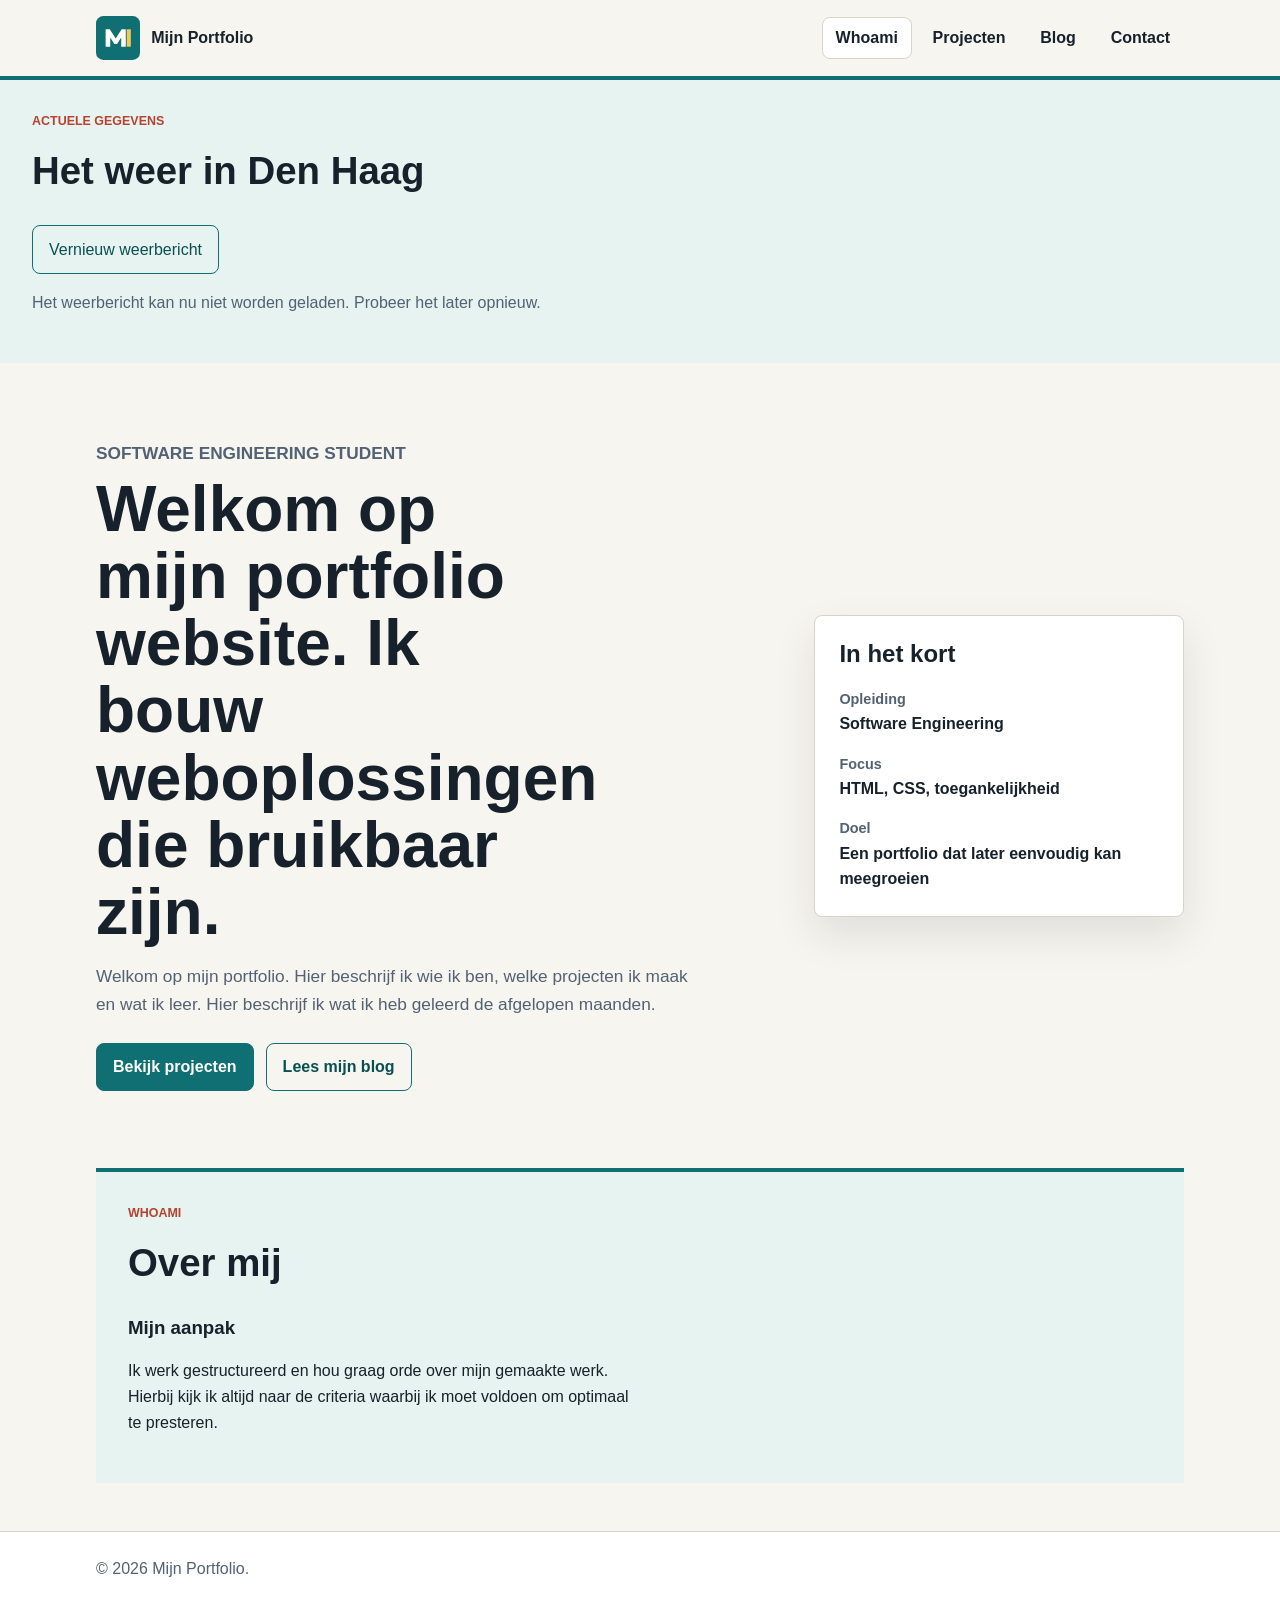
<file: index.html>
<!doctype html>
<html lang="nl">
  <head>
    <script src="assets/js/weerbericht.js" defer></script>
    <meta charset="utf-8">
    <meta name="viewport" content="width=device-width, initial-scale=1">
    <meta
      name="description"
      content="Persoonlijke portfoliosite met profiel, projecten en blogoverzicht."
    >
    <title>Whoami | Portfolio</title>
    <link rel="stylesheet" href="assets/css/styles.css">
  </head>
  <body>
    <header class="site-header">
      <a class="brand" href="index.html" aria-label="Naar de whoami-pagina">
        <img src="assets/img/portfolio-mark.svg" alt="Portfolio monogram" width="44" height="44">
        <span>Mijn Portfolio</span>
      </a>

      <nav class="site-nav" aria-label="Hoofdnavigatie">
        <ul>
          <li><a href="index.html" aria-current="page">Whoami</a></li>
          <li><a href="projecten.html">Projecten</a></li>
          <li><a href="blog.html">Blog</a></li>
          <li><a href="contact.html">Contact</a></li>
        </ul>
      </nav>
    </header>

    <section class="content-band" aria-labelledby="weather-title">
  <div class="section-heading">
    <p class="eyebrow">Actuele gegevens</p>
    <h2 id="weather-title">Het weer in Den Haag</h2>
  </div>

  <button id="refresh-weather" class="button secondary" type="button">
    Vernieuw weerbericht
  </button>

  <p id="weather-status" role="status" aria-live="polite">
    Weerbericht wordt geladen.
  </p>

  <div id="weather-result"></div>
</section>

    <main>
      <section class="intro-section" aria-labelledby="intro-title">
        <div class="intro-copy">
          <p class="eyebrow">Software engineering student</p>
          <h1 id="intro-title">Welkom op mijn portfolio website. Ik bouw weboplossingen die bruikbaar zijn.</h1>
          <p>
            Welkom op mijn portfolio. Hier beschrijf ik wie ik ben, welke projecten ik maak en wat ik leer.
            Hier beschrijf ik wat ik heb geleerd de afgelopen maanden.
          </p>
          <div class="intro-actions" aria-label="Belangrijke links">
            <a class="button primary" href="projecten.html">Bekijk projecten</a>
            <a class="button secondary" href="blog.html">Lees mijn blog</a>
          </div>
        </div>

        <aside class="profile-panel" aria-label="Korte profielgegevens">
          <h2>In het kort</h2>
          <dl>
            <div>
              <dt>Opleiding</dt>
              <dd>Software Engineering</dd>
            </div>
            <div>
              <dt>Focus</dt>
              <dd>HTML, CSS, toegankelijkheid</dd>
            </div>
            <div>
              <dt>Doel</dt>
              <dd>Een portfolio dat later eenvoudig kan meegroeien</dd>
            </div>
          </dl>
        </aside>
      </section>

      <section class="content-band" aria-labelledby="about-title">
        <div class="section-heading">
          <p class="eyebrow">Whoami</p>
          <h2 id="about-title">Over mij</h2>
        </div>
        <div class="two-column">
          <article>
            <h3>Mijn aanpak</h3>
            <p>
              Ik werk gestructureerd en hou graag orde over mijn gemaakte werk. Hierbij kijk ik altijd naar de criteria waarbij ik moet voldoen om optimaal te presteren.
            </p>
          </article>
        </div>
      </section>
    </main>

    <footer class="site-footer">
      <p>&copy; 2026 Mijn Portfolio.</p>
    </footer>
  </body>
</html>
</file>
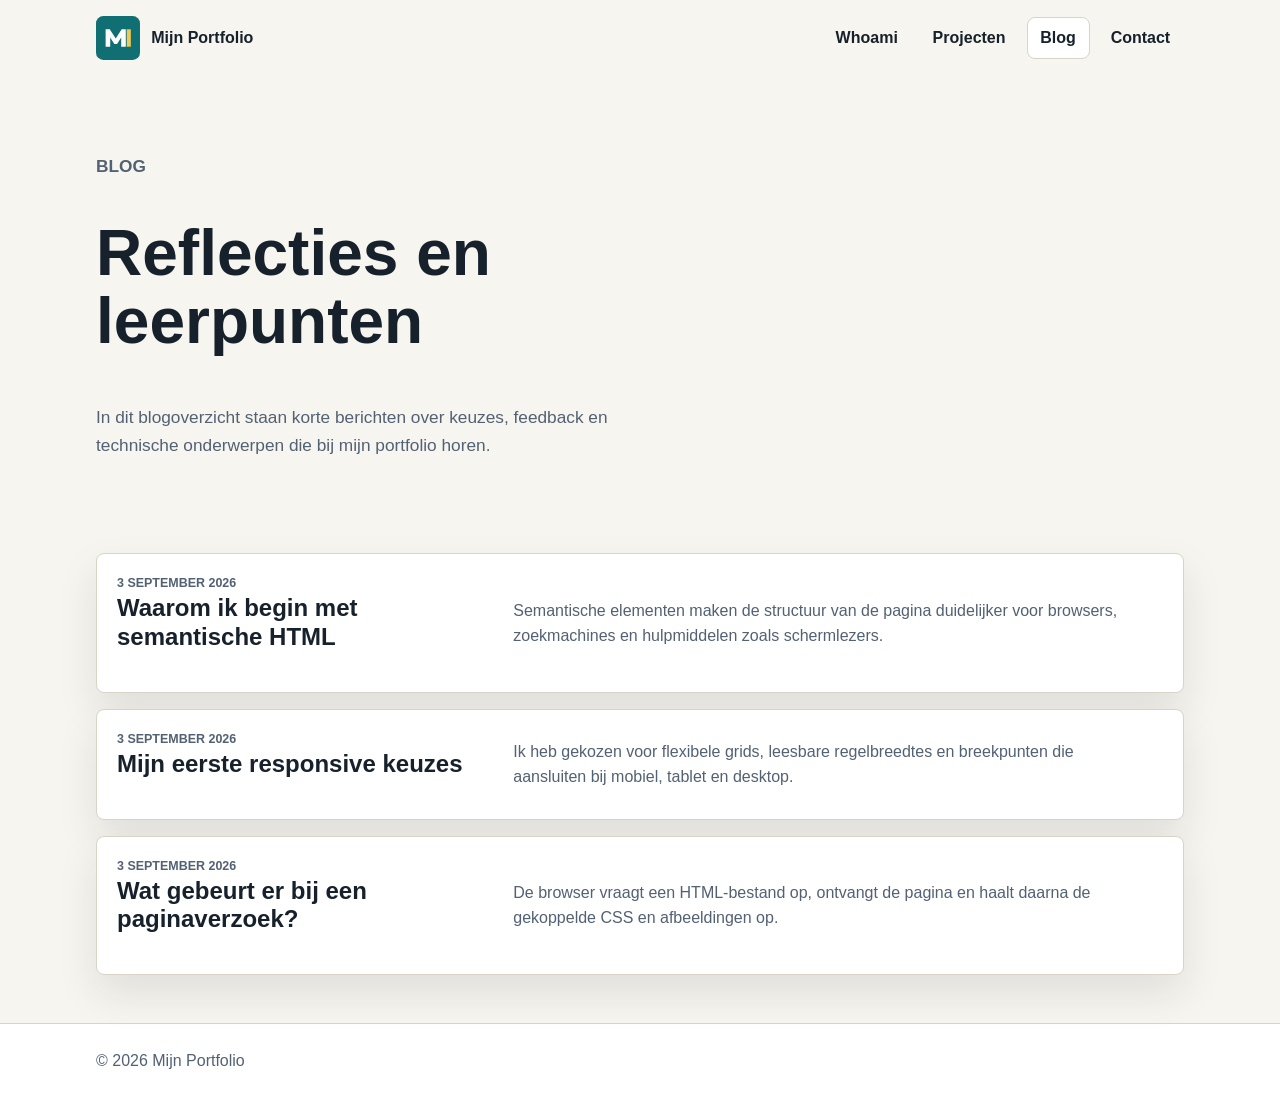
<file: blog.html>
<!doctype html>
<html lang="nl">
  <head>
    <meta charset="utf-8">
    <meta name="viewport" content="width=device-width, initial-scale=1">
    <meta
      name="description"
      content="Blogoverzicht met reflecties over webontwikkeling en portfolio-opbouw."
    >
    <title>Blog | Portfolio</title>
    <link rel="stylesheet" href="assets/css/styles.css">
  </head>
  <body>
    <header class="site-header">
      <a class="brand" href="index.html" aria-label="Naar de whoami-pagina">
        <img src="assets/img/portfolio-mark.svg" alt="Portfolio monogram" width="44" height="44">
        <span>Mijn Portfolio</span>
      </a>

      <nav class="site-nav" aria-label="Hoofdnavigatie">
        <ul>
          <li><a href="index.html">Whoami</a></li>
          <li><a href="projecten.html">Projecten</a></li>
          <li><a href="blog.html" aria-current="page">Blog</a></li>
          <li><a href="contact.html">Contact</a></li>
        </ul>
      </nav>
    </header>

    <main>
      <section class="page-heading" aria-labelledby="blog-title">
        <p class="eyebrow">Blog</p>
        <h1 id="blog-title">Reflecties en leerpunten</h1>
        <p>
          In dit blogoverzicht staan korte berichten over keuzes, feedback en
          technische onderwerpen die bij mijn portfolio horen.
        </p>
      </section>

      <section class="post-list" aria-label="Blogposts">
        <article class="post-preview">
          <div>
            <p class="post-date">3 september 2026</p>
            <h2>Waarom ik begin met semantische HTML</h2>
          </div>
          <p>
            Semantische elementen maken de structuur van de pagina duidelijker voor
            browsers, zoekmachines en hulpmiddelen zoals schermlezers.
          </p>
        </article>

        <article class="post-preview">
          <div>
            <p class="post-date">3 september 2026</p>
            <h2>Mijn eerste responsive keuzes</h2>
          </div>
          <p>
            Ik heb gekozen voor flexibele grids, leesbare regelbreedtes en
            breekpunten die aansluiten bij mobiel, tablet en desktop.
          </p>
        </article>

        <article class="post-preview">
          <div>
            <p class="post-date">3 september 2026</p>
            <h2>Wat gebeurt er bij een paginaverzoek?</h2>
          </div>
          <p>
            De browser vraagt een HTML-bestand op, ontvangt de pagina en haalt daarna
            de gekoppelde CSS en afbeeldingen op.
          </p>
        </article>
      </section>
    </main>

    <footer class="site-footer">
      <p>&copy; 2026 Mijn Portfolio</p>
    </footer>
  </body>
</html>
</file>
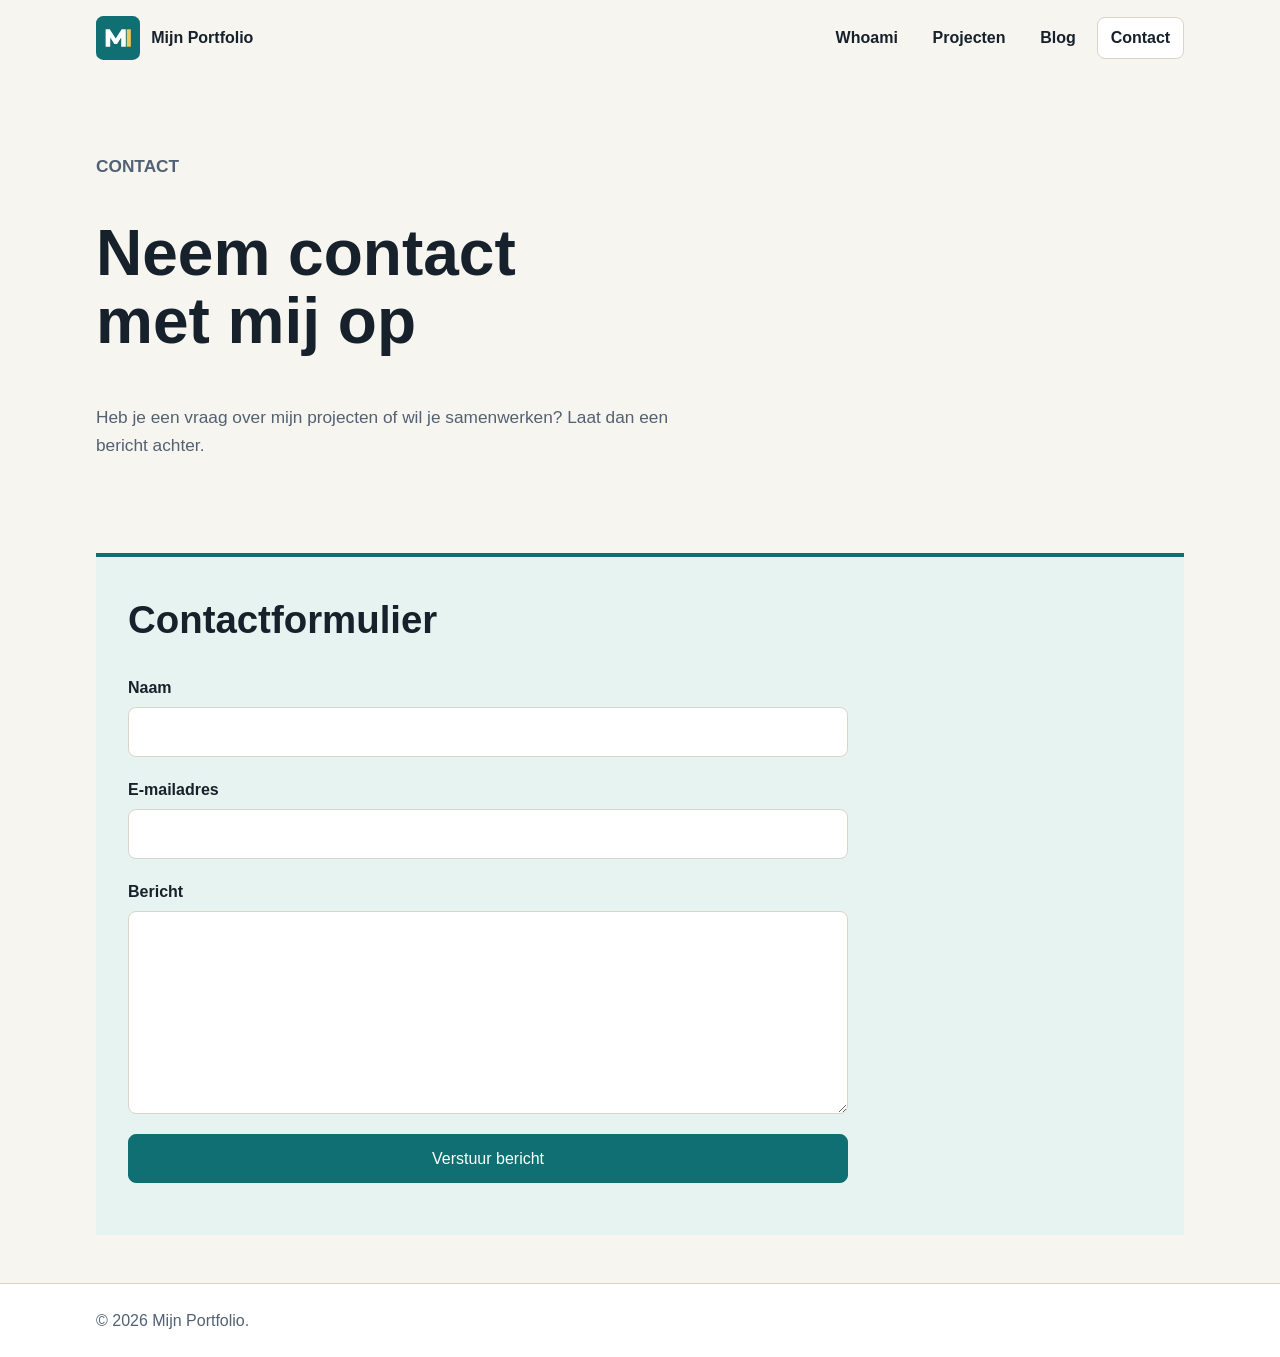
<file: contact.html>
<!doctype html>
<html lang="nl">
  <head>
    <meta charset="utf-8">
    <meta name="viewport" content="width=device-width, initial-scale=1">
    <meta
      name="description"
      content="Contactpagina van mijn persoonlijke portfolio."
    >
    <title>Contact | Portfolio</title>
    <link rel="stylesheet" href="assets/css/styles.css">
    <script src="assets/js/contact.js" defer></script>
  </head>

  <body>
    <header class="site-header">
      <a class="brand" href="index.html" aria-label="Naar de whoami-pagina">
        <img
          src="assets/img/portfolio-mark.svg"
          alt="Portfolio monogram"
          width="44"
          height="44"
        >
        <span>Mijn Portfolio</span>
      </a>

      <nav class="site-nav" aria-label="Hoofdnavigatie">
        <ul>
          <li><a href="index.html">Whoami</a></li>
          <li><a href="projecten.html">Projecten</a></li>
          <li><a href="blog.html">Blog</a></li>
          <li><a href="contact.html" aria-current="page">Contact</a></li>
        </ul>
      </nav>
    </header>

    <main>
      <section class="page-heading" aria-labelledby="contact-title">
        <p class="eyebrow">Contact</p>
        <h1 id="contact-title">Neem contact met mij op</h1>
        <p>
          Heb je een vraag over mijn projecten of wil je samenwerken? Laat dan
          een bericht achter.
        </p>
      </section>

      <section class="content-band" aria-labelledby="form-title">
        <div class="section-heading">
          <h2 id="form-title">Contactformulier</h2>
        </div>

        <form id="contact-form" class="contact-form" novalidate>
          <div class="form-field">
            <label for="name">Naam</label>
            <input
              id="name"
              name="name"
              type="text"
              autocomplete="name"
              aria-describedby="name-error"
            >
            <p id="name-error" class="form-error" role="alert" hidden></p>
          </div>

          <div class="form-field">
            <label for="email">E-mailadres</label>
            <input
              id="email"
              name="email"
              type="email"
              autocomplete="email"
              aria-describedby="email-error"
            >
            <p id="email-error" class="form-error" role="alert" hidden></p>
          </div>

          <div class="form-field">
            <label for="message">Bericht</label>
            <textarea
              id="message"
              name="message"
              rows="7"
              aria-describedby="message-error"
            ></textarea>
            <p id="message-error" class="form-error" role="alert" hidden></p>
          </div>

          <button class="button primary" type="submit">
            Verstuur bericht
          </button>

          <p id="form-status" class="form-status" role="status" aria-live="polite"></p>

          <dialog id="thank-you-dialog" aria-labelledby="dialog-title">
            <h2 id="dialog-title">Bedankt voor je bericht!</h2>
            <p>
            Je bericht is gecontroleerd. Ik neem zo snel mogelijk contact met je op.
        </p>

        <button id="close-dialog" class="button primary" type="button">
            Sluiten
        </button>
        </dialog>
        </form>
      </section>
    </main>

    <footer class="site-footer">
      <p>&copy; 2026 Mijn Portfolio.</p>
    </footer>
  </body>
</html>
</file>
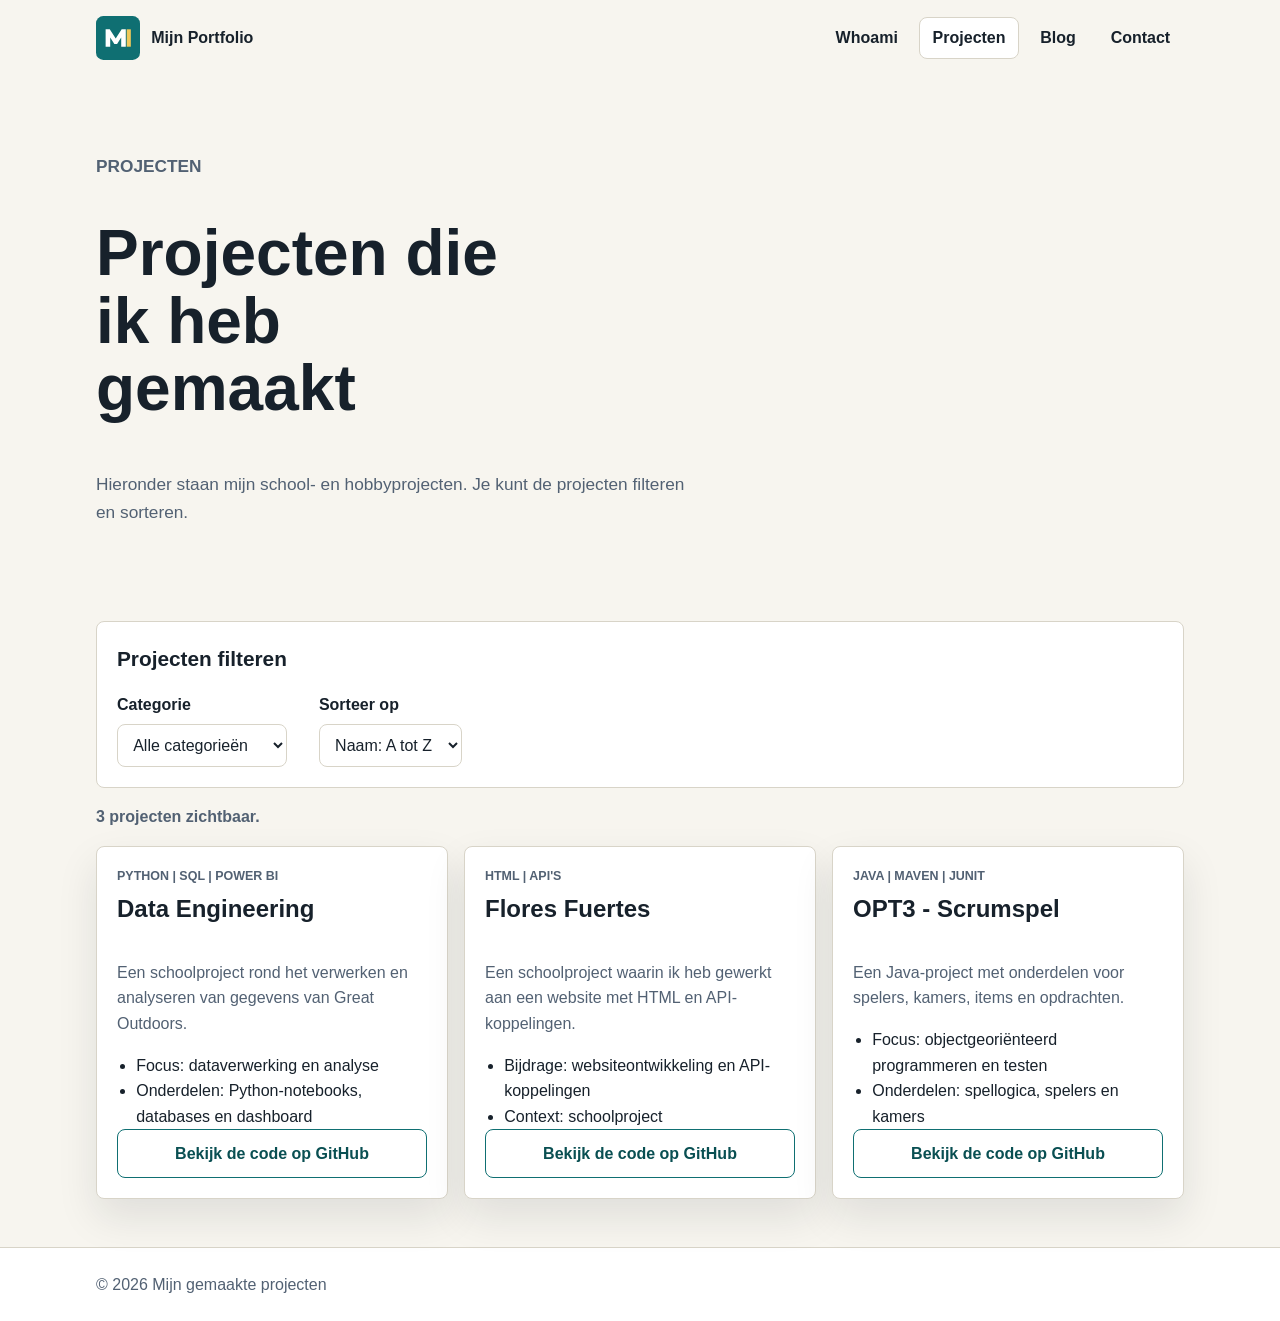
<file: projecten.html>
<!doctype html>
<html lang="nl">
  <head>
    <meta charset="utf-8">
    <meta name="viewport" content="width=device-width, initial-scale=1">
    <meta
      name="description"
      content="Projectenoverzicht van mijn persoonlijke portfoliosite."
    >
    <title>Projecten | Portfolio</title>
    <link rel="stylesheet" href="assets/css/styles.css">
    <script src="assets/js/projecten.js" defer></script>
  </head>

  <body>
    <header class="site-header">
      <a class="brand" href="index.html" aria-label="Naar de whoami-pagina">
        <img
          src="assets/img/portfolio-mark.svg"
          alt="Portfolio monogram"
          width="44"
          height="44"
        >
        <span>Mijn Portfolio</span>
      </a>

      <nav class="site-nav" aria-label="Hoofdnavigatie">
        <ul>
          <li><a href="index.html">Whoami</a></li>
          <li><a href="projecten.html" aria-current="page">Projecten</a>
          <li><a href="blog.html">Blog</a></li>
          <li><a href="contact.html">Contact</a></li>
        </ul>
      </nav>
    </header>

    <main>
      <section class="page-heading" aria-labelledby="projects-title">
        <p class="eyebrow">Projecten</p>
        <h1 id="projects-title">Projecten die ik heb gemaakt</h1>
        <p>
          Hieronder staan mijn school- en hobbyprojecten. Je kunt de projecten
          filteren en sorteren.
        </p>
      </section>

      <section class="project-controls" aria-labelledby="filter-title">
        <div>
          <h2 id="filter-title">Projecten filteren</h2>

          <label for="category-filter">Categorie</label>
          <select id="category-filter">
            <option value="alle">Alle categorieën</option>
            <option value="web">Webontwikkeling</option>
            <option value="data">Data engineering</option>
            <option value="java">Java</option>
          </select>
        </div>

        <div>
          <label for="sort-projects">Sorteer op</label>
          <select id="sort-projects">
            <option value="az">Naam: A tot Z</option>
            <option value="za">Naam: Z tot A</option>
          </select>
        </div>
      </section>

      <p id="project-count" aria-live="polite"></p>

      <section
        id="project-list"
        class="card-grid"
        aria-label="Projectkaarten"
      ></section>
    </main>

    <footer class="site-footer">
      <p>&copy; 2026 Mijn gemaakte projecten</p>
    </footer>
  </body>
</html>
</file>
<file: assets/css/styles.css>
:root {
  color-scheme: light;
  --color-ink: #17212b;
  --color-muted: #526173;
  --color-page: #f7f5ef;
  --color-surface: #ffffff;
  --color-line: #d8d4c8;
  --color-primary: #0f6f72;
  --color-primary-dark: #094f52;
  --color-accent: #b6422f;
  --color-soft: #e7f3f0;
  --shadow-soft: 0 18px 40px rgb(23 33 43 / 10%);
  --radius: 8px;
  --max-width: 1120px;
}

* {
  box-sizing: border-box;
}

body {
  margin: 0;
  color: var(--color-ink);
  background: var(--color-page);
  font-family: Arial, Helvetica, sans-serif;
  line-height: 1.6;
}

img {
  display: block;
  max-width: 100%;
}

a {
  color: var(--color-primary-dark);
  text-decoration-thickness: 0.08em;
  text-underline-offset: 0.22em;
}

a:focus-visible,
button:focus-visible {
  outline: 3px solid var(--color-accent);
  outline-offset: 4px;
}

.site-header {
  display: flex;
  align-items: center;
  justify-content: space-between;
  gap: 1rem;
  max-width: var(--max-width);
  margin: 0 auto;
  padding: 1rem;
}

.brand {
  display: inline-flex;
  align-items: center;
  gap: 0.7rem;
  color: var(--color-ink);
  font-weight: 700;
  text-decoration: none;
}

.brand img {
  width: 2.75rem;
  height: 2.75rem;
}

.site-nav ul {
  display: flex;
  flex-wrap: wrap;
  justify-content: flex-end;
  gap: 0.45rem;
  margin: 0;
  padding: 0;
  list-style: none;
}

.site-nav a {
  display: inline-block;
  min-height: 2.5rem;
  padding: 0.48rem 0.8rem;
  border: 1px solid transparent;
  border-radius: var(--radius);
  color: var(--color-ink);
  font-weight: 700;
  text-decoration: none;
}

.site-nav a:hover,
.site-nav a[aria-current="page"] {
  border-color: var(--color-line);
  background: var(--color-surface);
}

main {
  max-width: var(--max-width);
  margin: 0 auto;
  padding: 0 1rem 3rem;
}

.intro-section,
.page-heading {
  display: grid;
  gap: 2rem;
  padding: clamp(2rem, 6vw, 5rem) 0;
}

.intro-section {
  grid-template-columns: minmax(0, 1.3fr) minmax(280px, 0.7fr);
  align-items: center;
}

.intro-copy h1,
.page-heading h1 {
  max-width: 12ch;
  margin: 0;
  font-size: clamp(2.25rem, 4rem, 4.75rem);
  line-height: 1.05;
}

.intro-copy p,
.page-heading p {
  max-width: 62ch;
  color: var(--color-muted);
  font-size: 1.08rem;
}

.eyebrow,
.tag,
.post-date {
  margin: 0 0 0.5rem;
  color: var(--color-accent);
  font-size: 0.78rem;
  font-weight: 800;
  letter-spacing: 0;
  text-transform: uppercase;
}

.intro-actions {
  display: flex;
  flex-wrap: wrap;
  gap: 0.75rem;
  margin-top: 1.5rem;
}

.button {
  display: inline-flex;
  align-items: center;
  justify-content: center;
  min-height: 2.75rem;
  padding: 0.65rem 1rem;
  border: 1px solid var(--color-primary);
  border-radius: var(--radius);
  font-weight: 800;
  text-decoration: none;
}

.button.primary {
  color: #ffffff;
  background: var(--color-primary);
}

.button.primary:hover {
  background: var(--color-primary-dark);
}

.button.secondary {
  color: var(--color-primary-dark);
  background: transparent;
}

.profile-panel,
.card,
.post-preview {
  border: 1px solid var(--color-line);
  border-radius: var(--radius);
  background: var(--color-surface);
  box-shadow: var(--shadow-soft);
}

.profile-panel {
  padding: 1.5rem;
}

.profile-panel h2,
.card h2,
.post-preview h2,
.two-column h3 {
  margin-top: 0;
  line-height: 1.2;
}

.profile-panel dl {
  display: grid;
  gap: 1rem;
  margin: 0;
}

.profile-panel dt {
  color: var(--color-muted);
  font-size: 0.9rem;
  font-weight: 700;
}

.profile-panel dd {
  margin: 0;
  font-weight: 700;
}

.content-band {
  padding: 2rem;
  border-top: 4px solid var(--color-primary);
  background: var(--color-soft);
}

.section-heading {
  margin-bottom: 1.5rem;
}

.section-heading h2 {
  margin: 0;
  font-size: clamp(1.7rem, 3vw, 2.5rem);
}

.two-column,
.card-grid {
  display: grid;
  grid-template-columns: repeat(2, minmax(0, 1fr));
  gap: 1rem;
}

.card-grid {
  grid-template-columns: repeat(3, minmax(0, 1fr));
}

.card {
  display: flex;
  flex-direction: column;
  min-height: 18rem;
  padding: 1.25rem;
}

.card p {
  color: var(--color-muted);
}

.meta-list {
  margin: auto 0 0;
  padding-left: 1.2rem;
}

.post-list {
  display: grid;
  gap: 1rem;
}

.post-preview {
  display: grid;
  grid-template-columns: minmax(14rem, 0.6fr) minmax(0, 1fr) auto;
  align-items: center;
  gap: 1rem;
  padding: 1.25rem;
}

.post-preview p {
  margin: 0;
  color: var(--color-muted);
}

.post-preview a {
  font-weight: 800;
  white-space: nowrap;
}

.site-footer {
  border-top: 1px solid var(--color-line);
  color: var(--color-muted);
  background: var(--color-surface);
}

.site-footer p {
  max-width: var(--max-width);
  margin: 0 auto;
  padding: 1.5rem 1rem;
}

.project-controls {
  display: flex;
  flex-wrap: wrap;
  align-items: end;
  gap: 1rem 2rem;
  margin-bottom: 1rem;
  padding: 1.25rem;
  border: 1px solid var(--color-line);
  border-radius: var(--radius);
  background: var(--color-surface);
}

.project-controls h2 {
  margin-top: 0;
  font-size: 1.3rem;
}

.project-controls label,
.form-field label {
  display: block;
  margin-bottom: 0.4rem;
  font-weight: 700;
}

.project-controls select,
.form-field input,
.form-field textarea {
  width: 100%;
  padding: 0.7rem;
  border: 1px solid var(--color-line);
  border-radius: var(--radius);
  color: var(--color-ink);
  background: var(--color-surface);
  font: inherit;
}

.form-field textarea {
  resize: vertical;
}

.project-controls select:focus-visible,
.form-field input:focus-visible,
.form-field textarea:focus-visible {
  outline: 3px solid var(--color-accent);
  outline-offset: 3px;
}

#project-count {
  margin: 0 0 1rem;
  color: var(--color-muted);
  font-weight: 700;
}

.contact-form {
  display: grid;
  gap: 1.25rem;
  max-width: 45rem;
}

.form-field {
  display: grid;
}

.form-error {
  margin: 0.4rem 0 0;
  color: #9f1d1d;
  font-weight: 700;
}

.form-status {
  margin: 0;
  font-weight: 700;
}

#weather-status {
  margin-top: 1rem;
  color: var(--color-muted);
}

#weather-result p {
  margin-bottom: 0;
  font-size: 1.1rem;
  font-weight: 700;
}

button.button {
  cursor: pointer;
  font: inherit;
}

@media (max-width: 768px) {
  .site-header,
  .intro-section,
  .post-preview {
    grid-template-columns: 1fr;
  }

  .site-header {
    display: grid;
    align-items: start;
  }

  .site-nav ul {
    justify-content: flex-start;
  }

  .intro-copy h1,
  .page-heading h1 {
    max-width: 14ch;
    font-size: 2.7rem;
  }

  .card-grid,
  .two-column {
    grid-template-columns: 1fr;
  }

  .post-preview a {
    white-space: normal;
  }
}

@media (max-width: 480px) {
  .site-header,
  main {
    padding-inline: 0.75rem;
  }

  .brand span {
    font-size: 0.95rem;
  }

  .site-nav a {
    padding-inline: 0.62rem;
  }

  .intro-copy h1,
  .page-heading h1 {
    font-size: 2.2rem;
  }

  .content-band {
    padding: 1.25rem;
  }
}
</file>
